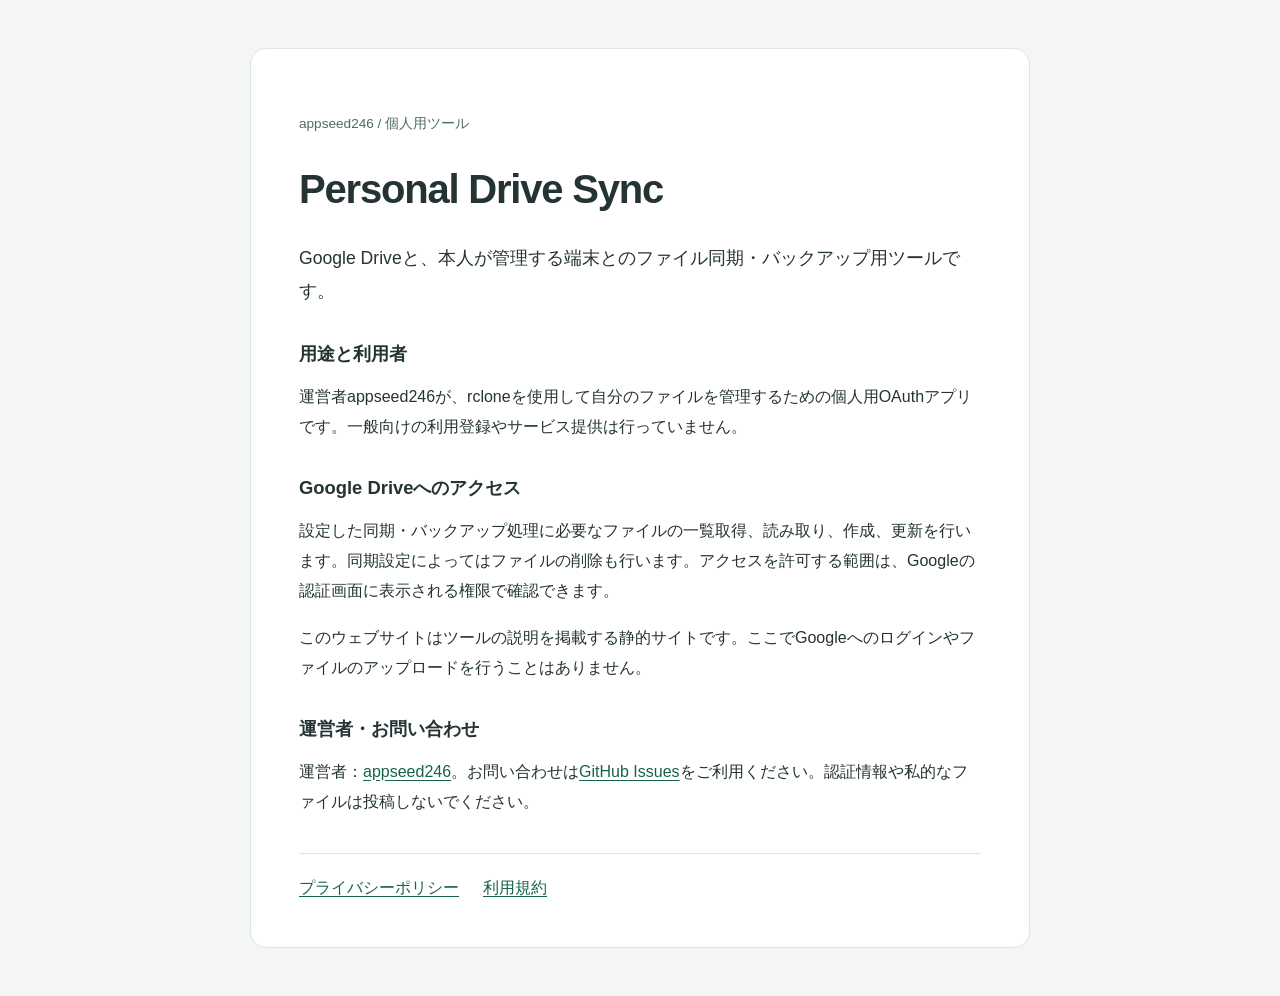
<file: index.html>
<!doctype html>
<html lang="ja">
<head>
  <meta charset="utf-8">
  <meta name="viewport" content="width=device-width, initial-scale=1">
  <title>Personal Drive Sync — 個人用ファイル同期</title>
  <link rel="stylesheet" href="style.css">
</head>
<body>
<main>
  <p class="eyebrow">appseed246 / 個人用ツール</p>
  <h1>Personal Drive Sync</h1>
  <p class="lead">Google Driveと、本人が管理する端末とのファイル同期・バックアップ用ツールです。</p>
  <h2>用途と利用者</h2>
  <p>運営者appseed246が、rcloneを使用して自分のファイルを管理するための個人用OAuthアプリです。一般向けの利用登録やサービス提供は行っていません。</p>
  <h2>Google Driveへのアクセス</h2>
  <p>設定した同期・バックアップ処理に必要なファイルの一覧取得、読み取り、作成、更新を行います。同期設定によってはファイルの削除も行います。アクセスを許可する範囲は、Googleの認証画面に表示される権限で確認できます。</p>
  <p>このウェブサイトはツールの説明を掲載する静的サイトです。ここでGoogleへのログインやファイルのアップロードを行うことはありません。</p>
  <h2>運営者・お問い合わせ</h2>
  <p>運営者：<a href="https://github.com/appseed246">appseed246</a>。お問い合わせは<a href="https://github.com/appseed246/rclone-personal/issues">GitHub Issues</a>をご利用ください。認証情報や私的なファイルは投稿しないでください。</p>
  <nav aria-label="関連ページ"><a href="privacy.html">プライバシーポリシー</a><a href="terms.html">利用規約</a></nav>
</main>
</body>
</html>
</file>
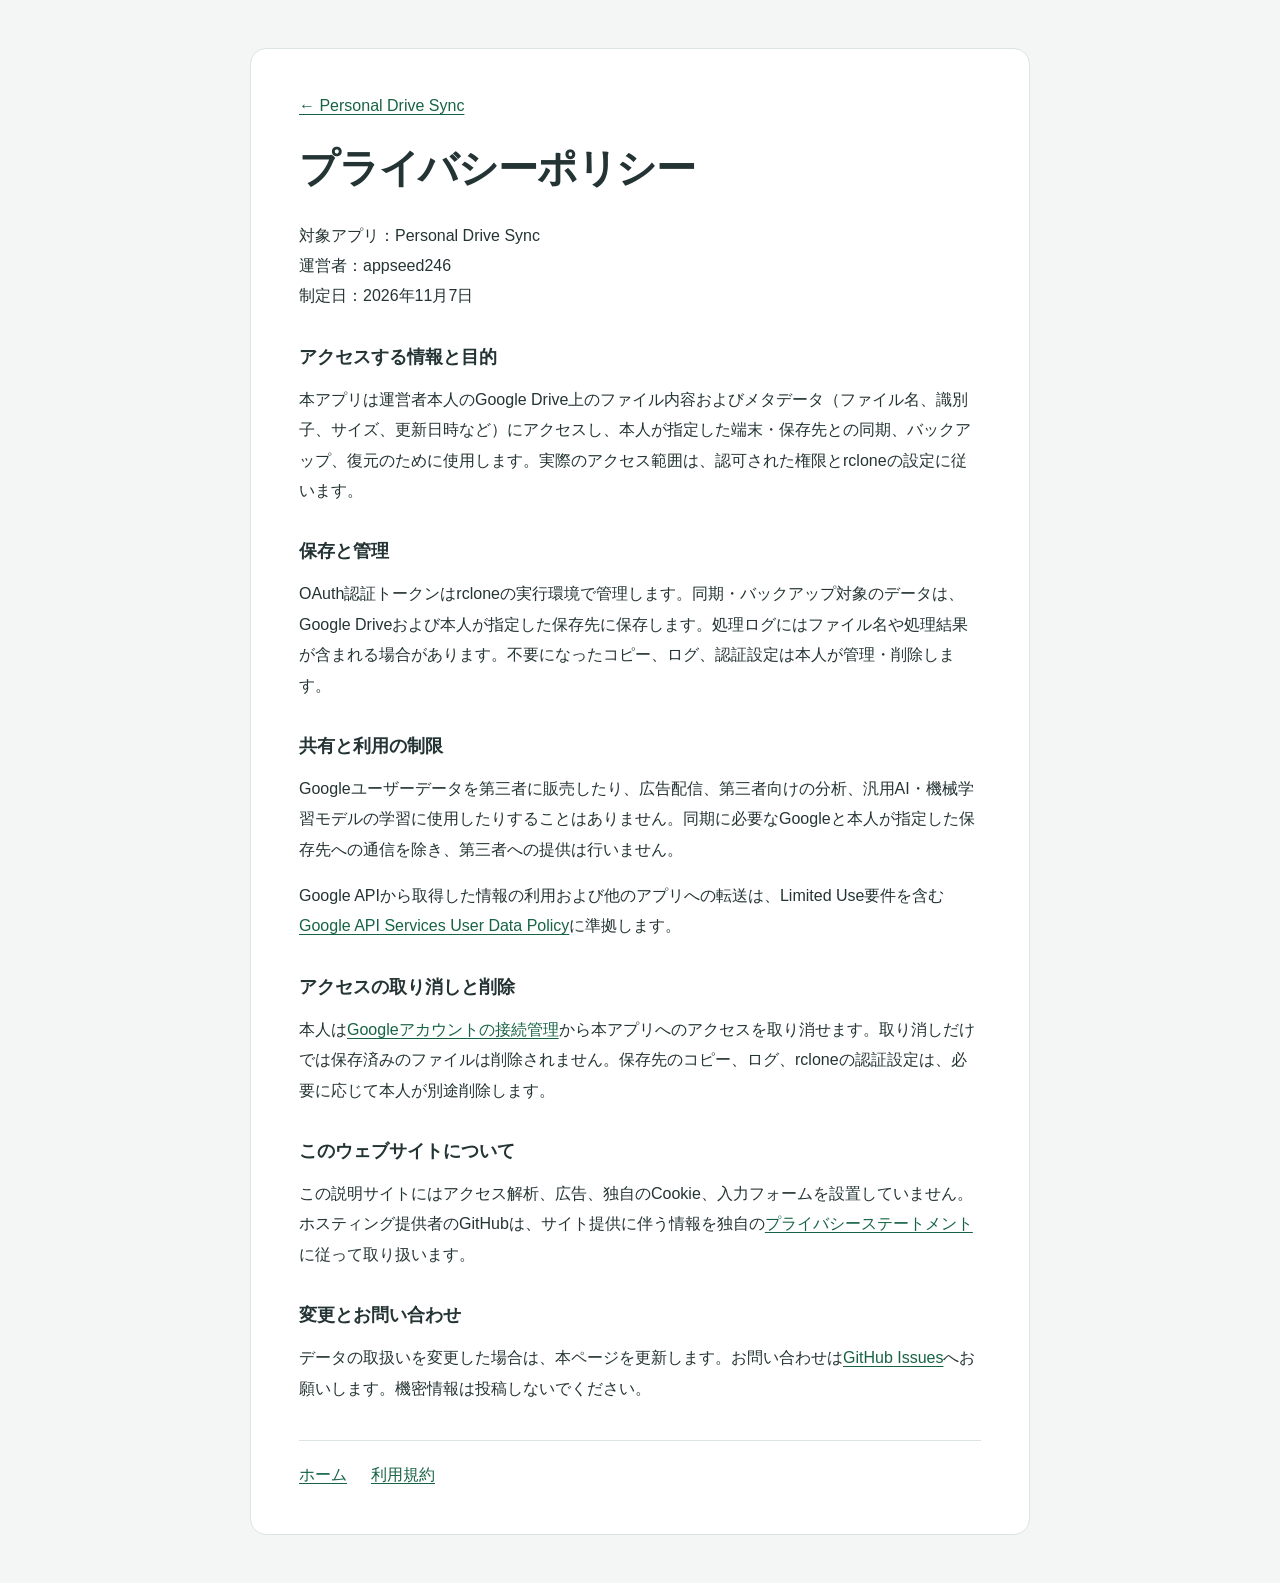
<file: privacy.html>
<!doctype html>
<html lang="ja">
<head>
  <meta charset="utf-8">
  <meta name="viewport" content="width=device-width, initial-scale=1">
  <title>プライバシーポリシー — Personal Drive Sync</title>
  <link rel="stylesheet" href="style.css">
</head>
<body>
<main>
  <a href="index.html">← Personal Drive Sync</a>
  <h1>プライバシーポリシー</h1>
  <p>対象アプリ：Personal Drive Sync<br>運営者：appseed246<br>制定日：2026年11月7日</p>
  <h2>アクセスする情報と目的</h2>
  <p>本アプリは運営者本人のGoogle Drive上のファイル内容およびメタデータ（ファイル名、識別子、サイズ、更新日時など）にアクセスし、本人が指定した端末・保存先との同期、バックアップ、復元のために使用します。実際のアクセス範囲は、認可された権限とrcloneの設定に従います。</p>
  <h2>保存と管理</h2>
  <p>OAuth認証トークンはrcloneの実行環境で管理します。同期・バックアップ対象のデータは、Google Driveおよび本人が指定した保存先に保存します。処理ログにはファイル名や処理結果が含まれる場合があります。不要になったコピー、ログ、認証設定は本人が管理・削除します。</p>
  <h2>共有と利用の制限</h2>
  <p>Googleユーザーデータを第三者に販売したり、広告配信、第三者向けの分析、汎用AI・機械学習モデルの学習に使用したりすることはありません。同期に必要なGoogleと本人が指定した保存先への通信を除き、第三者への提供は行いません。</p>
  <p>Google APIから取得した情報の利用および他のアプリへの転送は、Limited Use要件を含む<a href="https://developers.google.com/terms/api-services-user-data-policy">Google API Services User Data Policy</a>に準拠します。</p>
  <h2>アクセスの取り消しと削除</h2>
  <p>本人は<a href="https://myaccount.google.com/connections">Googleアカウントの接続管理</a>から本アプリへのアクセスを取り消せます。取り消しだけでは保存済みのファイルは削除されません。保存先のコピー、ログ、rcloneの認証設定は、必要に応じて本人が別途削除します。</p>
  <h2>このウェブサイトについて</h2>
  <p>この説明サイトにはアクセス解析、広告、独自のCookie、入力フォームを設置していません。ホスティング提供者のGitHubは、サイト提供に伴う情報を独自の<a href="https://docs.github.com/en/site-policy/privacy-policies/github-general-privacy-statement">プライバシーステートメント</a>に従って取り扱います。</p>
  <h2>変更とお問い合わせ</h2>
  <p>データの取扱いを変更した場合は、本ページを更新します。お問い合わせは<a href="https://github.com/appseed246/rclone-personal/issues">GitHub Issues</a>へお願いします。機密情報は投稿しないでください。</p>
  <nav aria-label="関連ページ"><a href="index.html">ホーム</a><a href="terms.html">利用規約</a></nav>
</main>
</body>
</html>
</file>
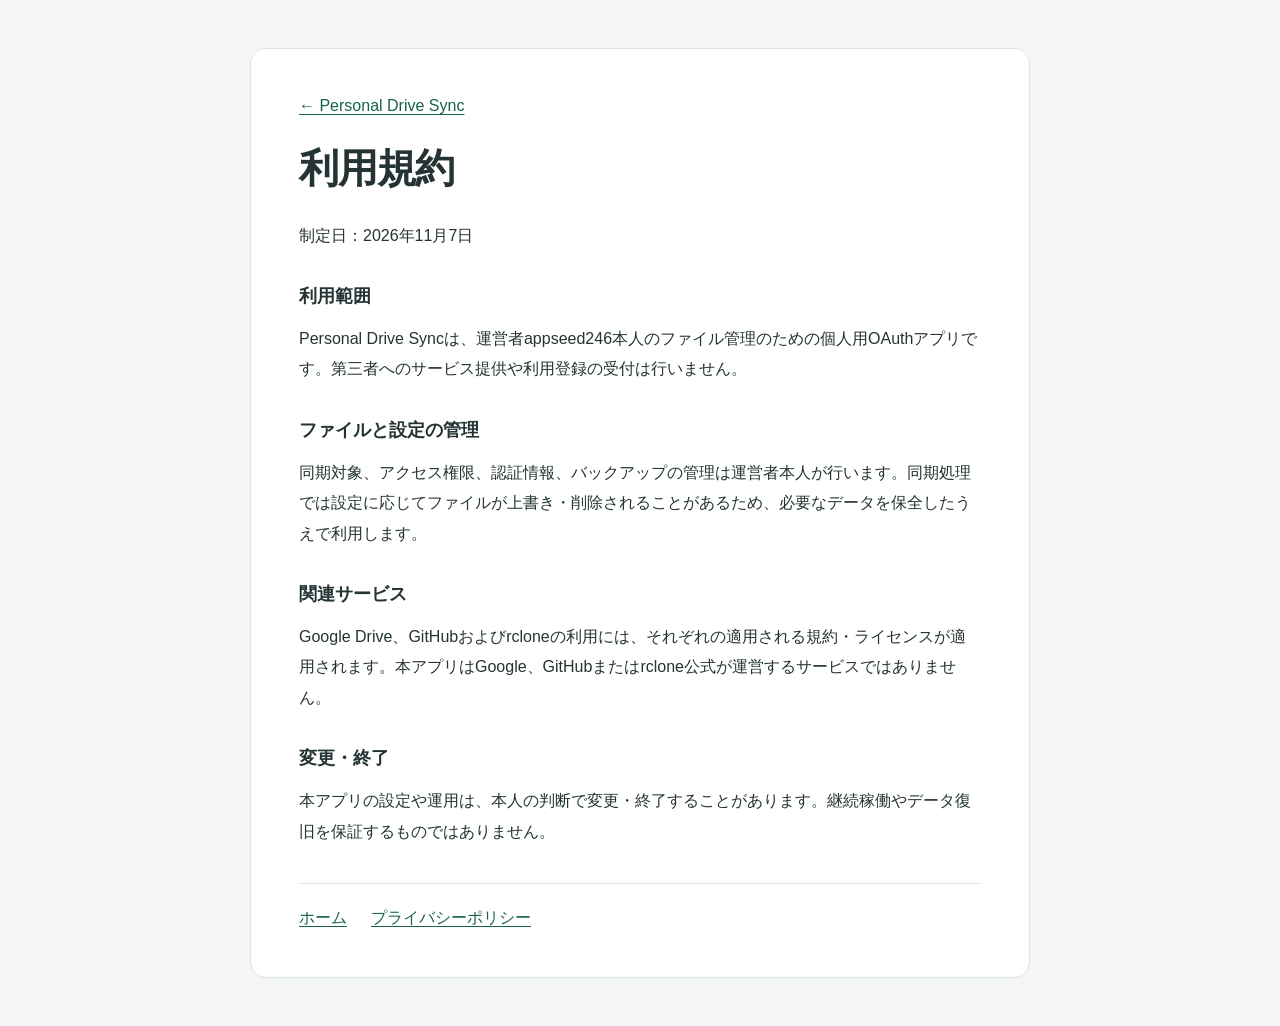
<file: terms.html>
<!doctype html>
<html lang="ja">
<head>
  <meta charset="utf-8">
  <meta name="viewport" content="width=device-width, initial-scale=1">
  <title>利用規約 — Personal Drive Sync</title>
  <link rel="stylesheet" href="style.css">
</head>
<body>
<main>
  <a href="index.html">← Personal Drive Sync</a>
  <h1>利用規約</h1>
  <p>制定日：2026年11月7日</p>
  <h2>利用範囲</h2>
  <p>Personal Drive Syncは、運営者appseed246本人のファイル管理のための個人用OAuthアプリです。第三者へのサービス提供や利用登録の受付は行いません。</p>
  <h2>ファイルと設定の管理</h2>
  <p>同期対象、アクセス権限、認証情報、バックアップの管理は運営者本人が行います。同期処理では設定に応じてファイルが上書き・削除されることがあるため、必要なデータを保全したうえで利用します。</p>
  <h2>関連サービス</h2>
  <p>Google Drive、GitHubおよびrcloneの利用には、それぞれの適用される規約・ライセンスが適用されます。本アプリはGoogle、GitHubまたはrclone公式が運営するサービスではありません。</p>
  <h2>変更・終了</h2>
  <p>本アプリの設定や運用は、本人の判断で変更・終了することがあります。継続稼働やデータ復旧を保証するものではありません。</p>
  <nav aria-label="関連ページ"><a href="index.html">ホーム</a><a href="privacy.html">プライバシーポリシー</a></nav>
</main>
</body>
</html>
</file>
<file: style.css>
:root { color-scheme: light; font-family: -apple-system, BlinkMacSystemFont, "Segoe UI", "Noto Sans JP", sans-serif; color: #243333; background: #f3f6f5; }
* { box-sizing: border-box; }
body { margin: 0; padding: 48px 20px; }
main { max-width: 780px; margin: auto; padding: 48px; background: #fff; border: 1px solid #dbe5e1; border-radius: 16px; }
h1 { font-size: clamp(1.7rem, 5vw, 2.5rem); line-height: 1.3; letter-spacing: -.03em; overflow-wrap: anywhere; }
h2 { font-size: 1.15rem; margin-top: 2rem; }
p { line-height: 1.9; }
.eyebrow { color: #4b6d60; font-size: .85rem; }
.lead { font-size: 1.1rem; }
a { color: #176345; text-underline-offset: 3px; overflow-wrap: anywhere; }
a:focus-visible { outline: 3px solid #176345; outline-offset: 4px; }
nav { display: flex; flex-wrap: wrap; gap: 16px 24px; border-top: 1px solid #dbe5e1; padding-top: 24px; margin-top: 36px; }
@media (max-width: 540px) { body { padding: 16px 12px; } main { padding: 28px 20px; } }
</file>
